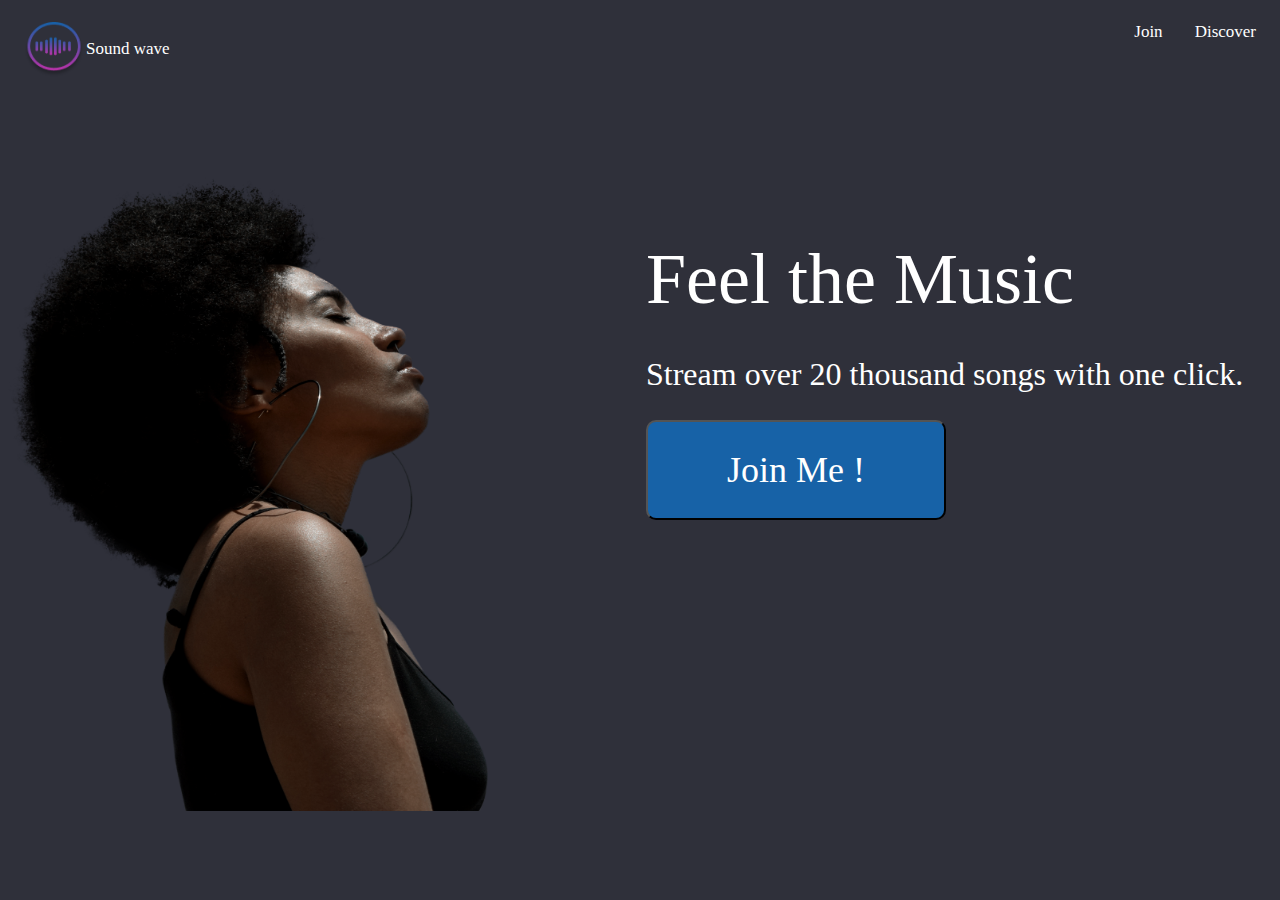
<file: index.html>
<!DOCTYPE html>
<html lang="en">
<head>
    <link rel="stylesheet" href="main.css">
    <meta charset="UTF-8">
    <meta http-equiv="X-UA-Compatible" content="IE=edge">
    <meta name="viewport" content="width=device-width, initial-scale=1.0">
    <title>My website</title>
    
</head>
<img src="logo.png" alt="logo" class="logos">
<h3> Sound wave</h3>

<div class="topnav">
    <a class="active" href="Discover.html">Discover</a>
    
    <a href="join.html">Join</a>
  </div>
<img class= "container"  src="landing-page-girl.png" alt="picture">

<div class="heading">
<h1> Feel the Music</h1>
</div>

<div class="main">
    <h2>Stream over 20 thousand songs with one click.</h2>
    </div>
    

    
    <a href="join.html">
        <button class = "main-button"> Join Me !</button>
      </a>
    
<body>
        
</body>
</html>
</file>
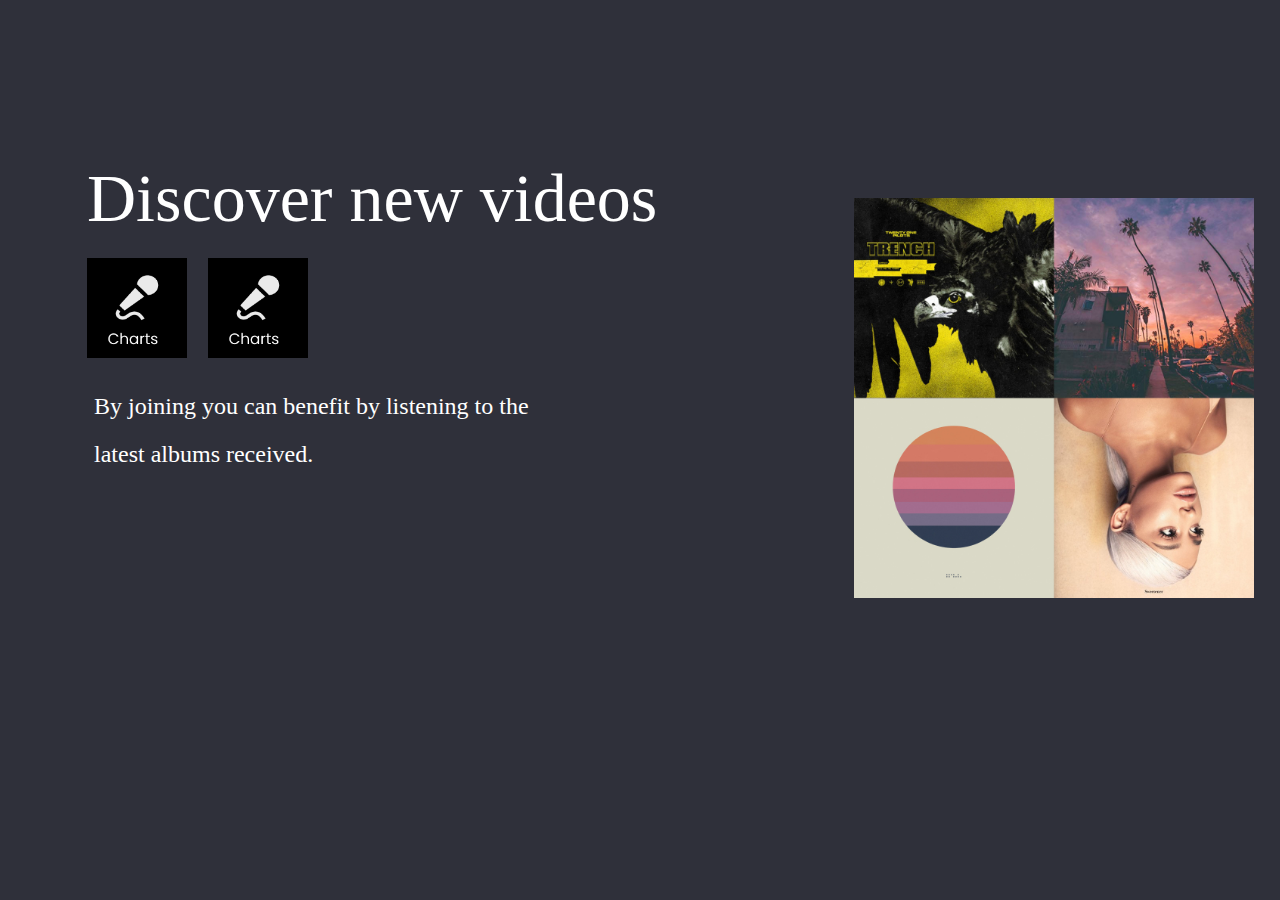
<file: Discover.html>
<!DOCTYPE html>
<html lang="en">
<head>
    <link rel="stylesheet" href="discover.css">
    <meta charset="UTF-8">
    <meta http-equiv="X-UA-Compatible" content="IE=edge">
    <meta name="viewport" content="width=device-width, initial-scale=1.0">
    <title>Dicover</title>
    
    <div class="text">
        <h1 >Discover new videos </h1>

    </div>
    <img  class =" img" src="chart.png" alt="">
    
    <img  class =" img1" src="chart.png" alt="">

    <div class="sub-text">

        <h3> By joining you can benefit by listening to the latest albums received.</h3>
    </div>
<img class="covers" src="covers.jpg" alt="">
    
</head>
<body>
    
</body>
</html>
</file>
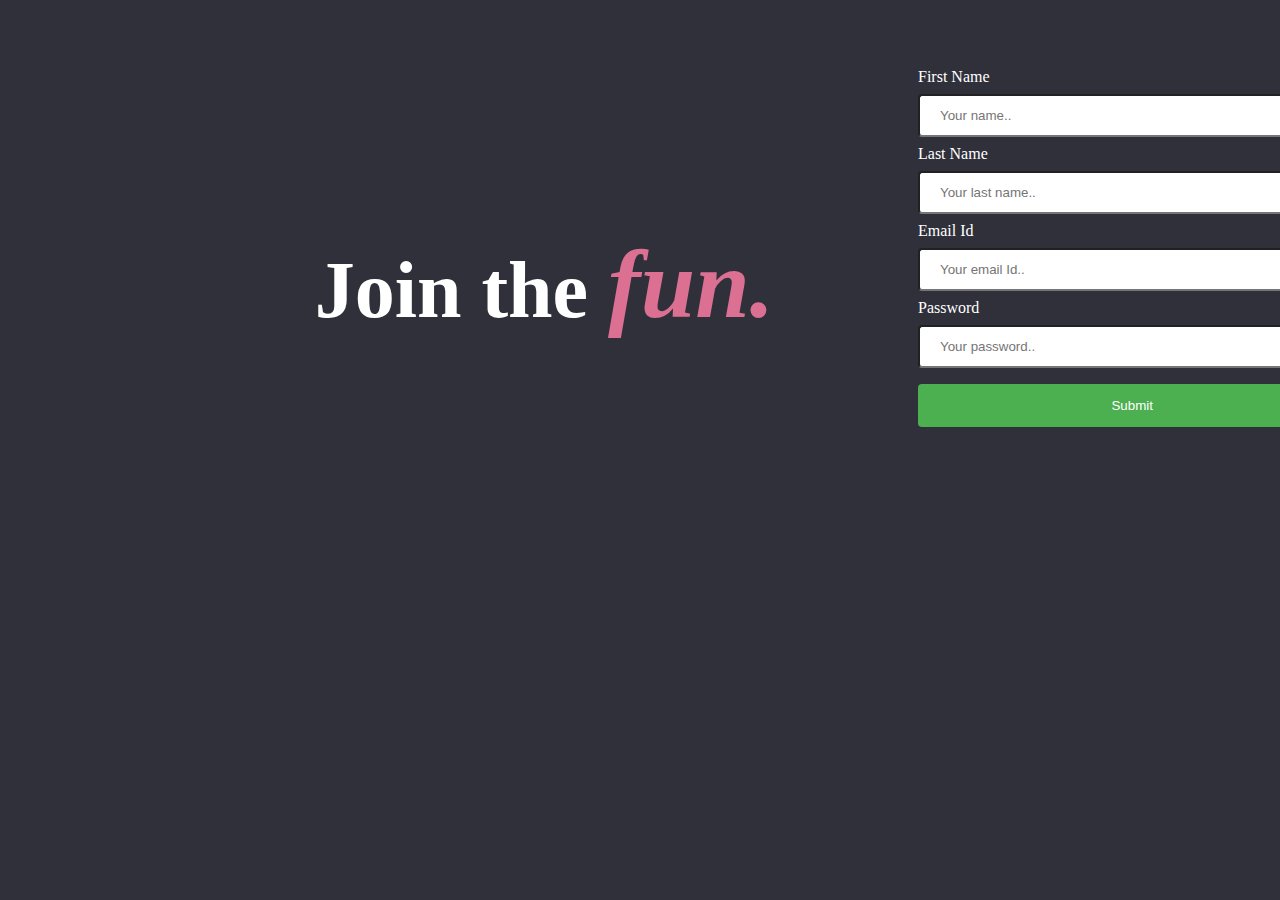
<file: join.html>
<!DOCTYPE html>
<html lang="en">
<head>
    <link rel="stylesheet" href="join.css">
    <meta charset="UTF-8">
    <meta http-equiv="X-UA-Compatible" content="IE=edge">
    <meta name="viewport" content="width=device-width, initial-scale=1.0">
    <title>Join me</title>
    <div class = "breadcrumb">
    <h1>Join the <em>fun.</em></h1>
 
    </div>
    <div class = "form">
<forum action ="backend.php" method ="POST">
    
    <label for="fname">First Name</label>
    <input type="text" id="fname" name="firstname" placeholder="Your name..">
    <br>
    <label for="lname">Last Name</label>
    <input type="text" id="lname" name="lastname" placeholder="Your last name..">
     <br>
     <label for="email">Email Id</label>
    <input type="text" id="email" name="email_id" placeholder="Your email Id..">
     <br>
     <label for="password">Password</label>
     <input type="password" id="password_1" name="passwordd" placeholder="Your password..">
      <br>
       
    <input type="submit" value="Submit">
    
</div>
</head>
<body>
    
</body>
</html>
</file>
<file: main.css>
body {
position: relative;
font-family: 'Poppins';


background-color: #2F303A;
}
.logos{
position: absolute;
width: 60px;
height: 56.2px;
padding: 14px 16px;

}
h3{
position: absolute;
width: 348px;
height: 42px;
left: 78px;
top:0px;

font-family: 'Poppins';
font-style: normal;
font-weight: 400;
font-size: 17px;
line-height: 48px;

color: #FFFFFF;

}



.topnav a {
    float: right;
    color: white;
    text-align: center;
    padding: 14px 16px;
    text-decoration: none;
    font-size: 17px;
  }

.topnav a:hover {
    color: yellow;
}



h1{
    position: absolute;
}
.container{
position: absolute;
width: 480px;
height: 634px;
top: 169px;

}
.heading{
position: absolute;
width: 858px;
height: 146px;
left: 638px;
top: 169px;
}
h1{
font-family: 'Poppins';
font-style: normal;
font-weight: 400;
font-size: 72px;
line-height: 108px;

color: #FFFFFF;
}
.main{
    position: absolute;
width: 858px;
height: 73px;
left: 638px;
top: 315px;
}
h2{
font-family: 'Poppins';
font-style: normal;
font-weight: 400;
font-size: 32px;
line-height: 48px;

color: #FFFFFF;
}

h2:hover,h2:hover, h3:hover{
color: yellow;
}
.main-button{
   
position: absolute;
width: 300px;
height: 100px;
left: 638px;
top: 412px;

background: #1762A7;
color: #FFFFFF;
text-align: center;
font-family: 'Poppins';
    font-style: normal;
    font-weight: 400;
    font-size: 36px;
    line-height: 54px;
border-radius: 10px;
    
    
    cursor: pointer;
   
}
.main-button:hover {
    background-color:yellowgreen;
    transition: 0.7s;
}
.main-button::after{
    background-color: red;
}
</file>
<file: discover.css>
body {
    position: relative;
    font-family: 'Poppins';
    
    
    background-color: #2F303A;
    }

    .text{
        position: absolute;
        width: 732px;
        height: 108px;
        left: 79px;
        top: 90px; 
    }

    h1{
 font-family: 'Poppins';
font-style: normal;
font-weight: 400;
font-size: 68px;
line-height: 108px;
/* identical to box height */
color: #FFFFFF;
    }
  .img{
    position: absolute;
width: 100px;
height: 100px;
left: 79px;
top: 250px;
  }  
  
  .img1{
    position: absolute;
width: 100px;
height: 100px;
left: 200px;
top: 250px;
  }
  .sub-text{
    position: absolute;
width: 476px;
height: 156px;
left: 86px;
top: 350px;
  }

  h3{
    font-family: 'Poppins';
font-style: normal;
font-weight: 400;
font-size: 24px;
line-height: 48px;

color: #FFFFFF;
  }
  .covers{
    position: absolute;
width: 400px;
height: 400px;
left: 846px;
top: 190px;


  }
</file>
<file: join.css>
body {
    position: relative;
    font-family: 'Poppins';
    
    
    background-color: #2F303A;
    }
    .breadcrumb{
        font-family: Poppins;

text-align: left;


color:white;
    }
    h1{
        position: absolute;
width: 493px;
height: 144px;
left: 290px;
top: 150px;

font-family: 'Poppins';
font-style: normal;
font-weight: 700;
font-size: 80px;
line-height: 144px;
/* identical to box height */

text-align: center;

color: white;}
em{
    color: palevioletred;
    font-size: 98px;
    
}

    
    
    input[type=text], select {
        width: 35%;
       
        padding: 12px 20px;
        margin: 8px 0;
        margin-left: 890px;
        display: inline-block;
       
        border-radius: 4px;
        box-sizing: border-box;
      }
      input[type=password], select {
        width: 35%;
       
        padding: 12px 20px;
        margin: 8px 0;
        margin-left: 890px;
        display: inline-block;
        
        border-radius: 4px;
        box-sizing: border-box;
      }
      label{
        color: white;
        margin-left: 890px;
      }
      input[type=submit] {
        width: 35%;
        background-color: #4CAF50;
        color: white;
        padding: 14px 20px;
        margin: 8px 0;
        margin-left: 890px;
        border: none;
        border-radius: 4px;
        cursor: pointer;
      }
      
      input[type=submit]:hover {
        background-color: #45a049;
      }
      
      div {
        border-radius: 5px;
        background-color: #2F303A;
        padding: 20px;
      }
</file>
